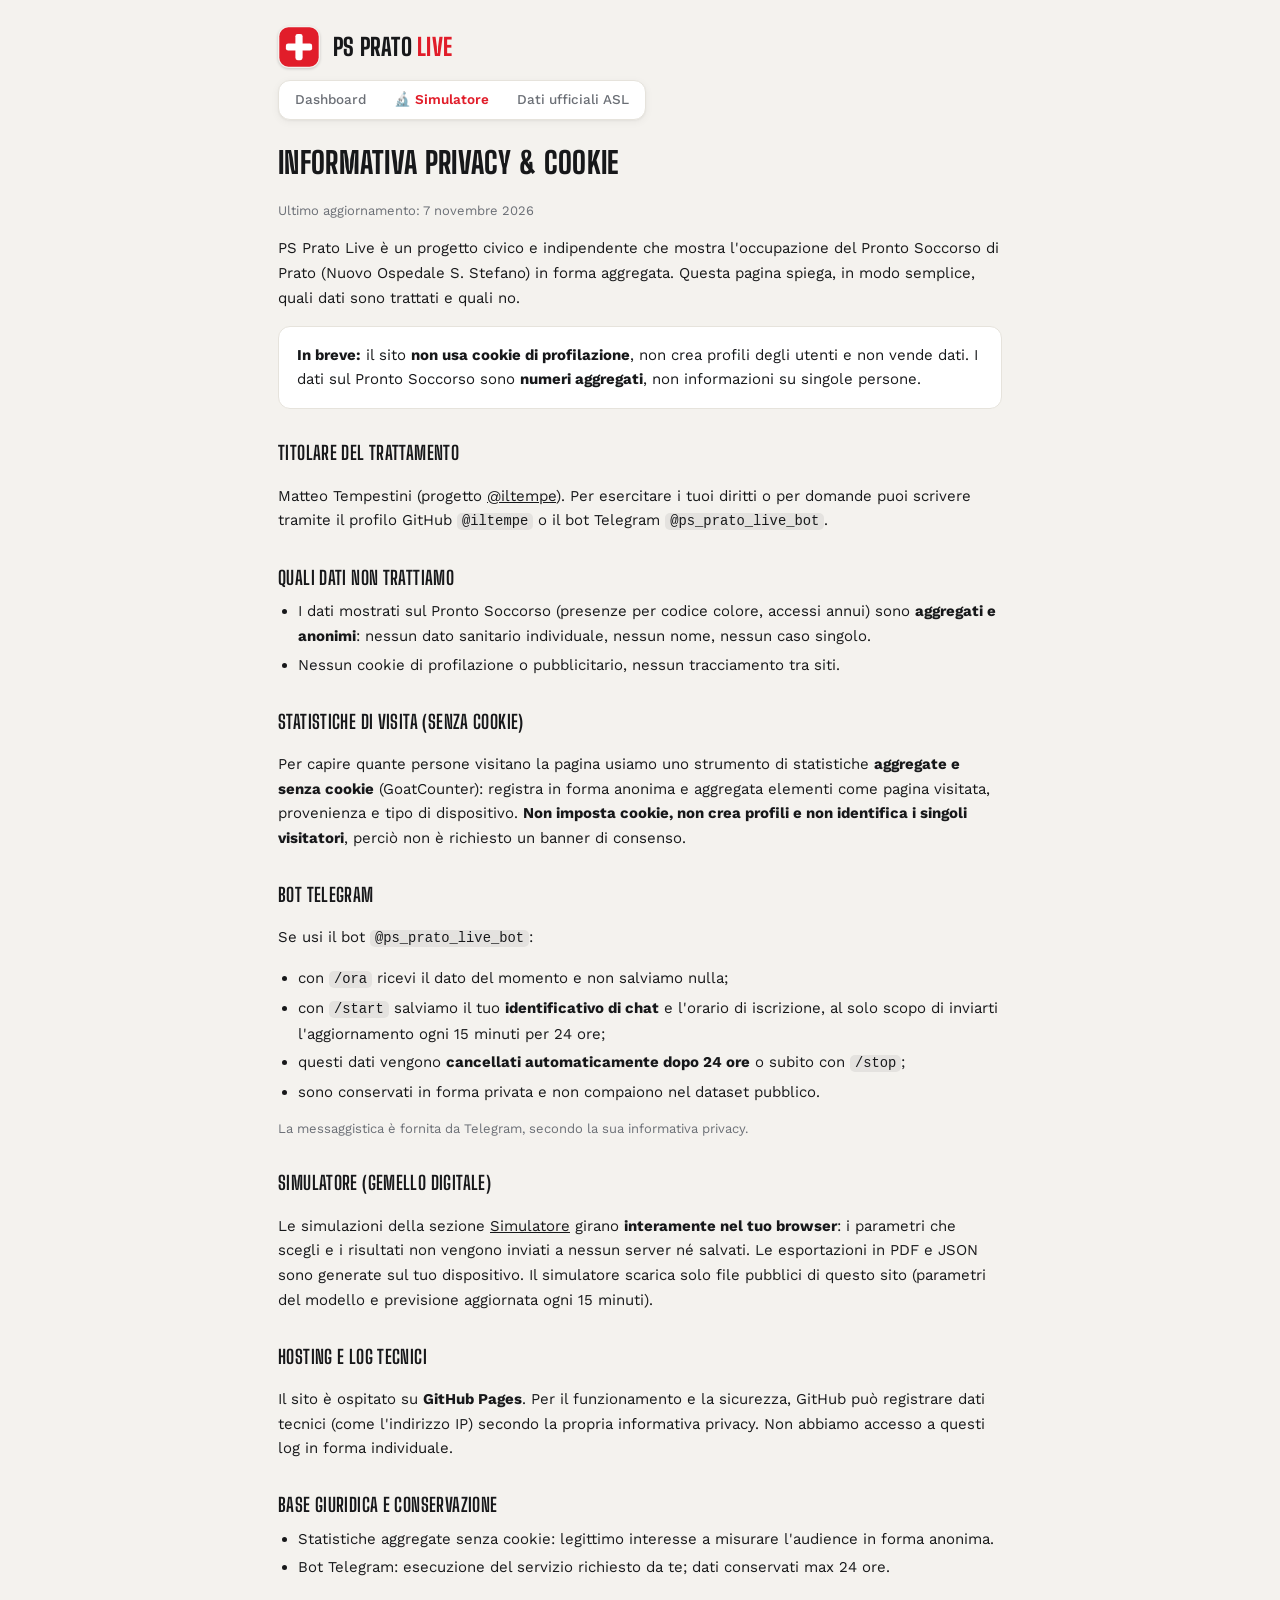
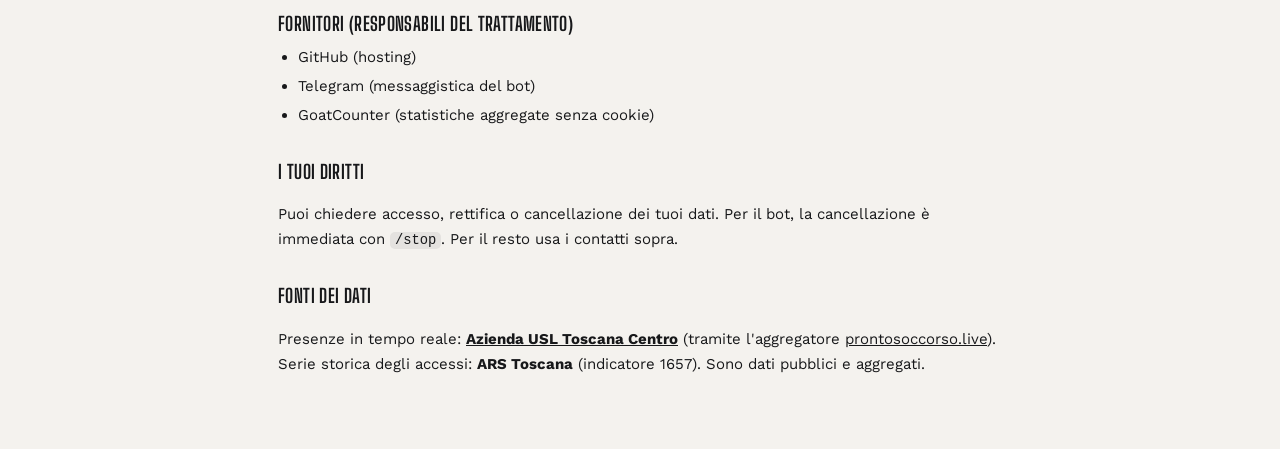
<file: privacy.html>
<!doctype html>
<html lang="it">
<head>
<meta charset="utf-8">
<meta name="viewport" content="width=device-width, initial-scale=1">
<title>Privacy — PS Prato Live</title>
<link rel="icon" type="image/svg+xml" href="favicon.svg">
<link rel="stylesheet" href="assets/sito.css">
<meta name="robots" content="index,follow">
<link rel="preconnect" href="https://fonts.googleapis.com">
<link rel="preconnect" href="https://fonts.gstatic.com" crossorigin>
<link href="https://fonts.googleapis.com/css2?family=Big+Shoulders+Display:wght@700;800&family=Work+Sans:wght@400;500;600&display=swap" rel="stylesheet">
<style>
  :root{
    --bg:#f4f2ee; --card:#ffffff; --ink:#17181a; --muted:#6b6f76; --line:#e6e3dc; --rosso:#e11d2a;
    --sans:'Work Sans',-apple-system,BlinkMacSystemFont,"Segoe UI",Roboto,Helvetica,Arial,sans-serif;
    --disp:'Big Shoulders Display',var(--sans);
  }
  @media (prefers-color-scheme: dark){
    :root{ --bg:#111214; --card:#1a1c1f; --ink:#ececee; --muted:#9aa0a8; --line:#2a2d33; }
  }
  *{box-sizing:border-box}
  body{margin:0;background:var(--bg);color:var(--ink);font:15px/1.65 var(--sans);-webkit-font-smoothing:antialiased}
  .wrap{max-width:760px;margin:0 auto;padding:26px 18px 64px}
  .brand{display:flex;align-items:center;gap:13px;margin:0 0 4px}
  .brandmark{width:42px;height:42px;flex:0 0 auto;border-radius:11px;box-shadow:0 1px 3px rgba(0,0,0,.18)}
  .brandname{font-family:var(--disp);font-size:24px;font-weight:800;letter-spacing:.01em;margin:0;text-transform:uppercase}
  .brandname .live{color:var(--rosso)}
  a{color:inherit}
  .back{display:inline-block;color:var(--muted);font-size:13px;margin:2px 0 22px;text-decoration:none;border-bottom:1px solid var(--line)}
  h1{font-family:var(--disp);font-weight:800;text-transform:uppercase;letter-spacing:.01em;font-size:30px;margin:16px 0 4px}
  h2{font-family:var(--disp);font-weight:700;text-transform:uppercase;letter-spacing:.02em;font-size:19px;margin:28px 0 6px}
  p,li{color:var(--ink)}
  .muted{color:var(--muted);font-size:13px}
  .card{background:var(--card);border:1px solid var(--line);border-radius:12px;padding:16px 18px;margin:14px 0}
  ul{margin:6px 0 0;padding-left:20px}
  li{margin:4px 0}
  code{background:rgba(127,127,127,.14);padding:1px 5px;border-radius:5px;font-size:.92em}
</style>
</head>
<body>
<div class="wrap">
  <div class="brand">
    <svg class="brandmark" viewBox="0 0 64 64" role="img" aria-label="PS Prato Live">
      <rect x="2" y="2" width="60" height="60" rx="14" fill="#e11d2a"/>
      <rect x="26.5" y="12" width="11" height="40" rx="3.5" fill="#ffffff"/>
      <rect x="12" y="26.5" width="40" height="11" rx="3.5" fill="#ffffff"/>
    </svg>
    <div><div class="brandname">PS Prato <span class="live">Live</span></div></div>
  </div>
  <nav class="sito-nav" aria-label="Sezioni del sito">
    <a href="./">Dashboard</a>
    <a class="evid" href="gemello/ui/">🔬 Simulatore</a>
    <a href="https://github.com/iltempe/ps-prato/tree/main/data/ufficiali" target="_blank" rel="noopener">Dati ufficiali ASL</a>
  </nav>

  <h1>Informativa privacy &amp; cookie</h1>
  <p class="muted">Ultimo aggiornamento: 7 novembre 2026</p>

  <p>PS Prato Live è un progetto civico e indipendente che mostra l'occupazione del
  Pronto Soccorso di Prato (Nuovo Ospedale S. Stefano) in forma aggregata. Questa
  pagina spiega, in modo semplice, quali dati sono trattati e quali no.</p>

  <div class="card">
    <strong>In breve:</strong> il sito <strong>non usa cookie di profilazione</strong>,
    non crea profili degli utenti e non vende dati. I dati sul Pronto Soccorso sono
    <strong>numeri aggregati</strong>, non informazioni su singole persone.
  </div>

  <h2>Titolare del trattamento</h2>
  <p>Matteo Tempestini (progetto <a href="https://github.com/iltempe" target="_blank" rel="noopener">@iltempe</a>).
  Per esercitare i tuoi diritti o per domande puoi scrivere tramite il profilo GitHub
  <code>@iltempe</code> o il bot Telegram <code>@ps_prato_live_bot</code>.</p>

  <h2>Quali dati NON trattiamo</h2>
  <ul>
    <li>I dati mostrati sul Pronto Soccorso (presenze per codice colore, accessi annui)
      sono <strong>aggregati e anonimi</strong>: nessun dato sanitario individuale, nessun nome, nessun caso singolo.</li>
    <li>Nessun cookie di profilazione o pubblicitario, nessun tracciamento tra siti.</li>
  </ul>

  <h2>Statistiche di visita (senza cookie)</h2>
  <p>Per capire quante persone visitano la pagina usiamo uno strumento di statistiche
  <strong>aggregate e senza cookie</strong> (GoatCounter): registra in forma anonima e
  aggregata elementi come pagina visitata, provenienza e tipo di dispositivo.
  <strong>Non imposta cookie, non crea profili e non identifica i singoli visitatori</strong>,
  perciò non è richiesto un banner di consenso.</p>

  <h2>Bot Telegram</h2>
  <p>Se usi il bot <code>@ps_prato_live_bot</code>:</p>
  <ul>
    <li>con <code>/ora</code> ricevi il dato del momento e non salviamo nulla;</li>
    <li>con <code>/start</code> salviamo il tuo <strong>identificativo di chat</strong> e
      l'orario di iscrizione, al solo scopo di inviarti l'aggiornamento ogni 15 minuti per 24 ore;</li>
    <li>questi dati vengono <strong>cancellati automaticamente dopo 24 ore</strong> o subito con <code>/stop</code>;</li>
    <li>sono conservati in forma privata e non compaiono nel dataset pubblico.</li>
  </ul>
  <p class="muted">La messaggistica è fornita da Telegram, secondo la sua informativa privacy.</p>

  <h2>Simulatore (gemello digitale)</h2>
  <p>Le simulazioni della sezione <a href="gemello/ui/">Simulatore</a> girano <b>interamente nel tuo
  browser</b>: i parametri che scegli e i risultati non vengono inviati a nessun server né salvati.
  Le esportazioni in PDF e JSON sono generate sul tuo dispositivo. Il simulatore scarica solo file
  pubblici di questo sito (parametri del modello e previsione aggiornata ogni 15 minuti).</p>

  <h2>Hosting e log tecnici</h2>
  <p>Il sito è ospitato su <strong>GitHub Pages</strong>. Per il funzionamento e la
  sicurezza, GitHub può registrare dati tecnici (come l'indirizzo IP) secondo la propria
  informativa privacy. Non abbiamo accesso a questi log in forma individuale.</p>

  <h2>Base giuridica e conservazione</h2>
  <ul>
    <li>Statistiche aggregate senza cookie: legittimo interesse a misurare l'audience in forma anonima.</li>
    <li>Bot Telegram: esecuzione del servizio richiesto da te; dati conservati max 24 ore.</li>
  </ul>

  <h2>Fornitori (responsabili del trattamento)</h2>
  <ul>
    <li>GitHub (hosting)</li>
    <li>Telegram (messaggistica del bot)</li>
    <li>GoatCounter (statistiche aggregate senza cookie)</li>
  </ul>

  <h2>I tuoi diritti</h2>
  <p>Puoi chiedere accesso, rettifica o cancellazione dei tuoi dati. Per il bot, la
  cancellazione è immediata con <code>/stop</code>. Per il resto usa i contatti sopra.</p>

  <h2>Fonti dei dati</h2>
  <p>Presenze in tempo reale: <strong><a href="https://www.uslcentro.toscana.it/psstat/pronto-soccorso-pa.php" target="_blank" rel="noopener">Azienda USL Toscana Centro</a></strong>
  (tramite l'aggregatore <a href="https://prontosoccorso.live/toscana/prato" target="_blank" rel="noopener">prontosoccorso.live</a>).
  Serie storica degli accessi: <strong>ARS Toscana</strong> (indicatore 1657).
  Sono dati pubblici e aggregati.</p>
</div>
<!-- statistiche aggregate e senza cookie -->
<script data-goatcounter="https://iltempe.goatcounter.com/count" async src="//gc.zgo.at/count.js"></script>
</body>
</html>
</file>
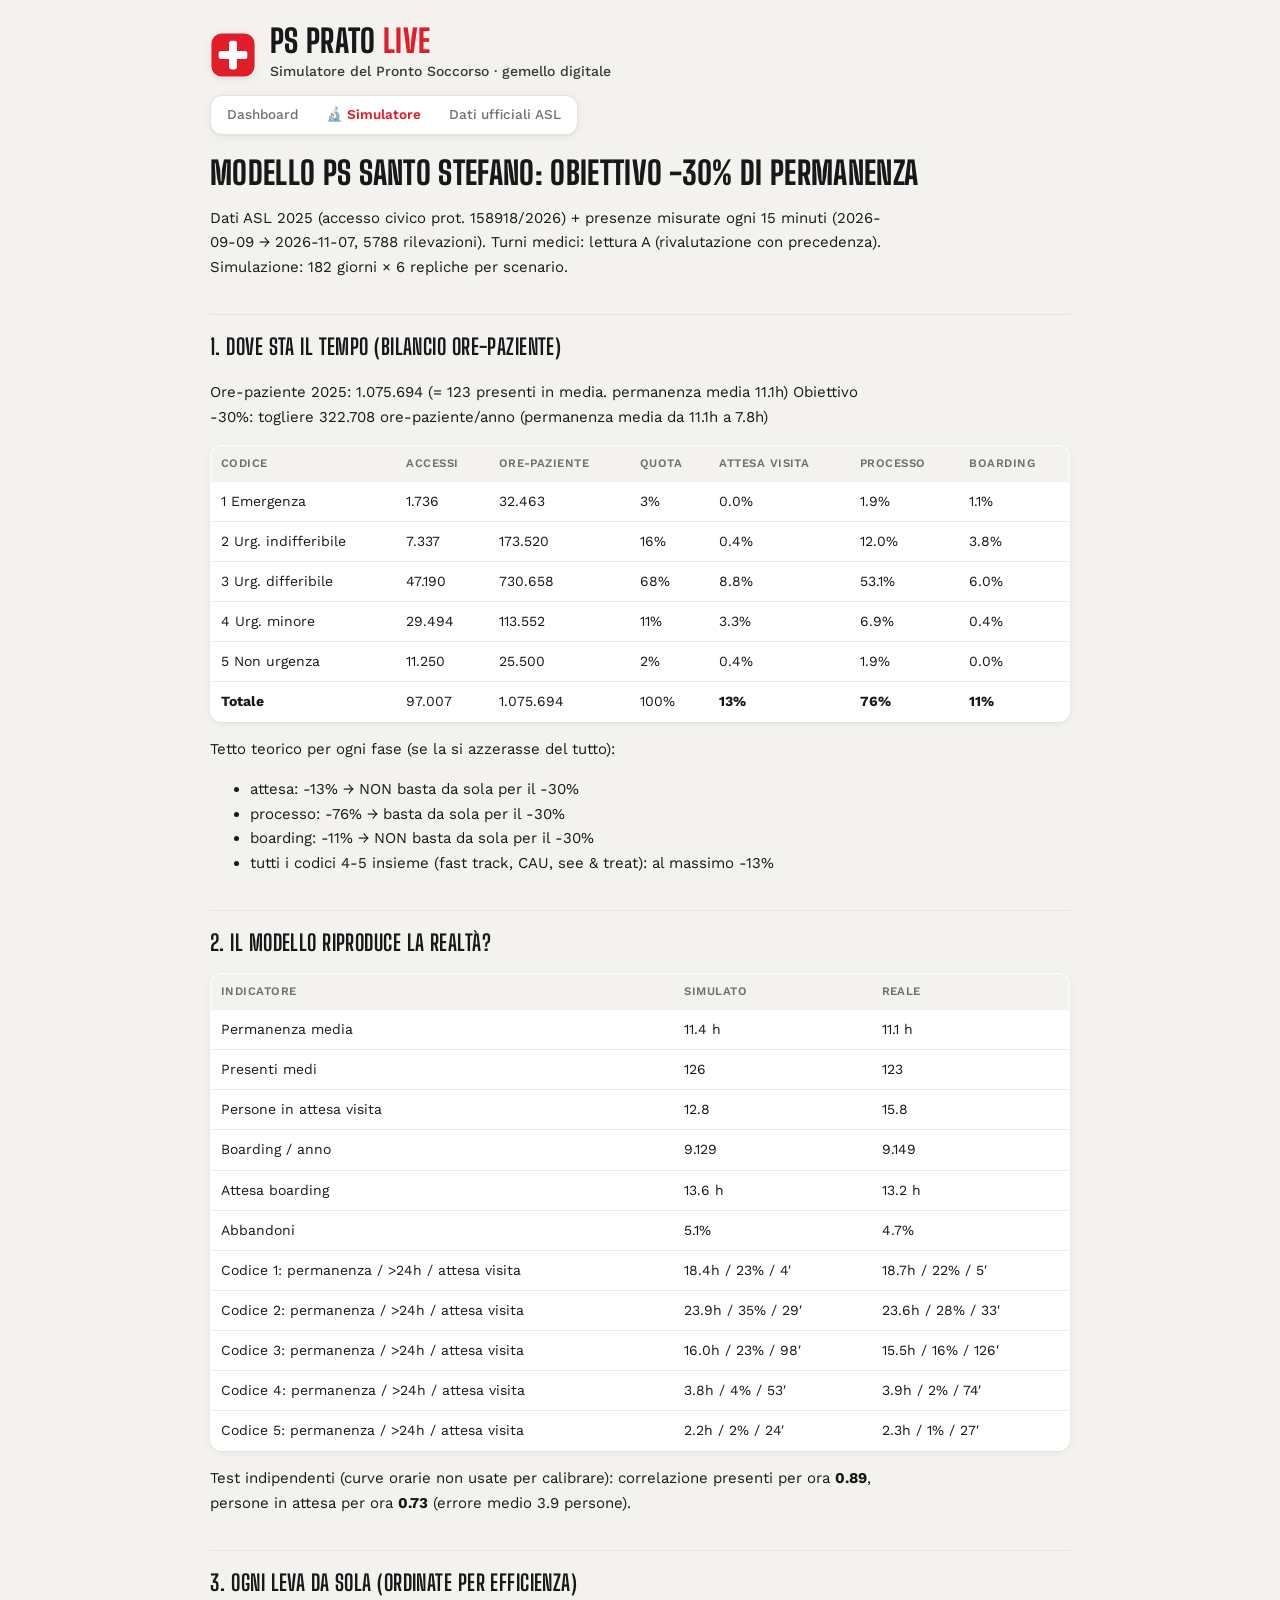
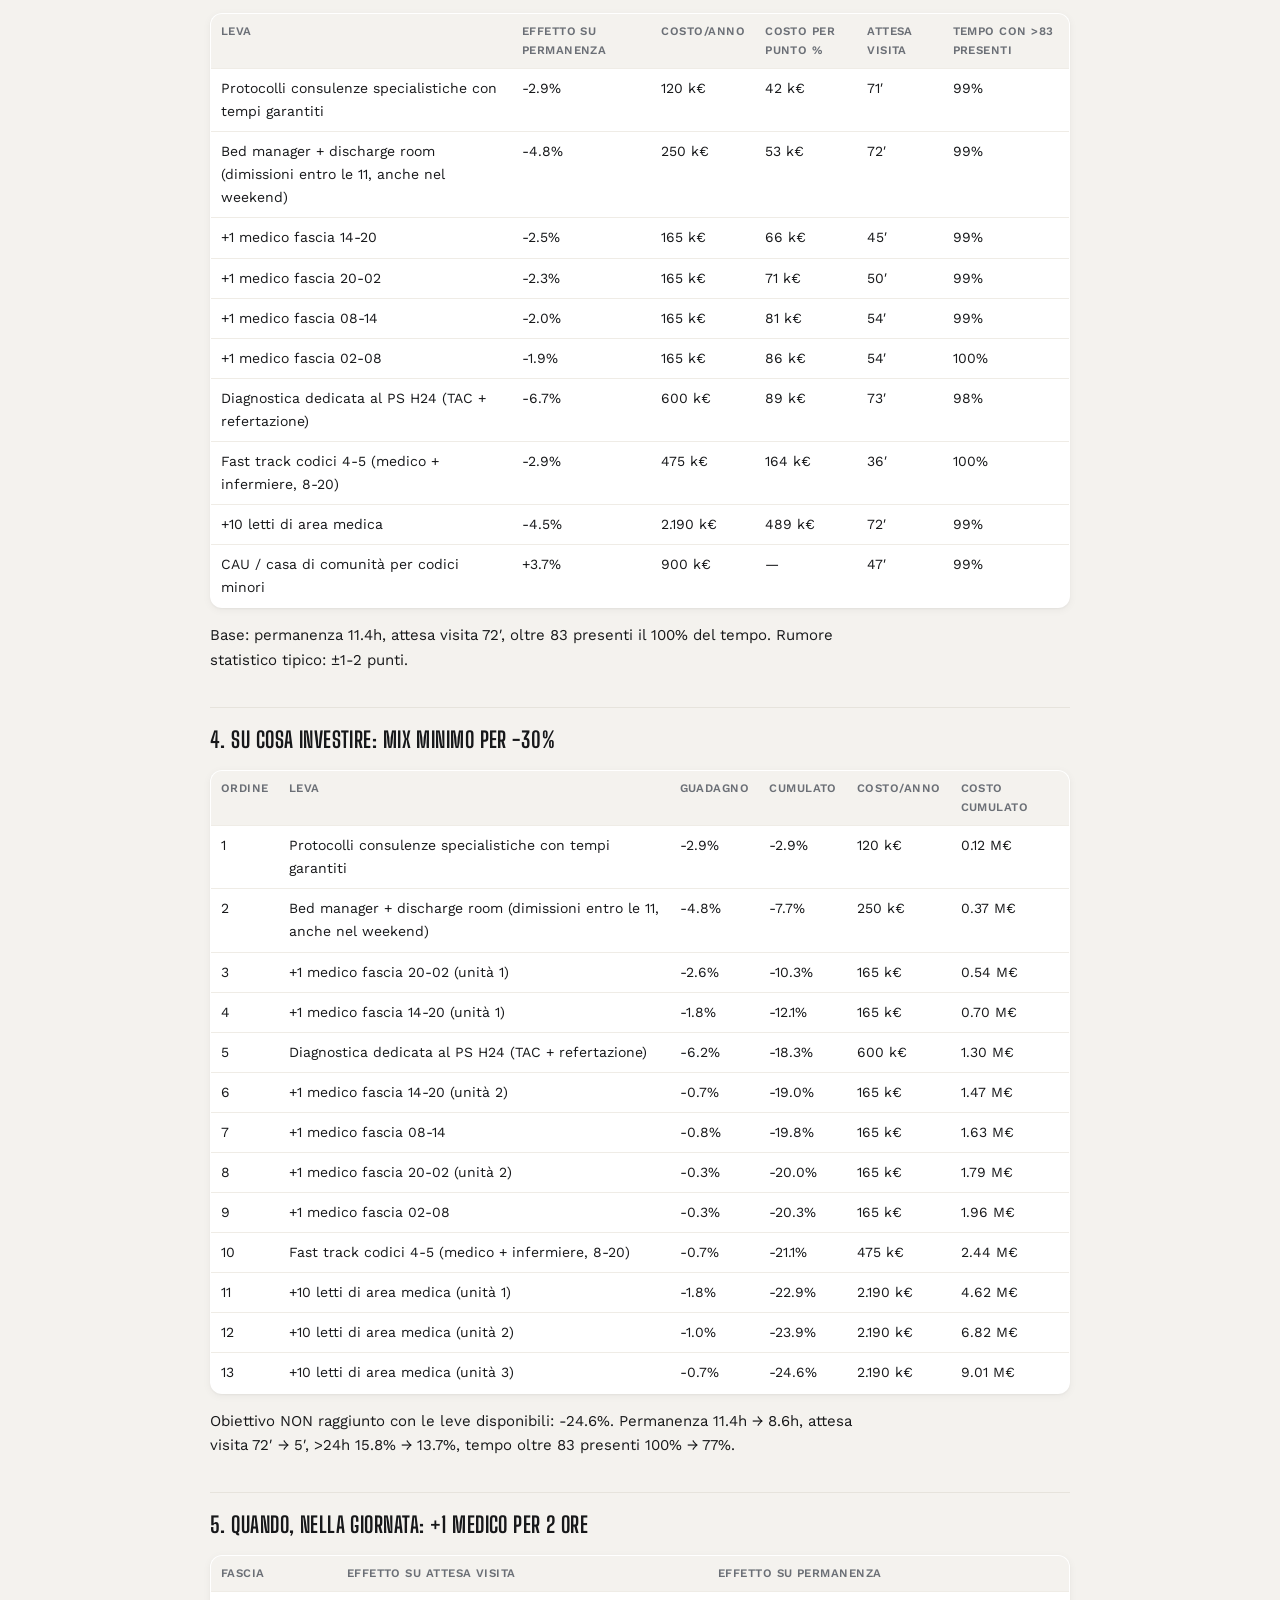
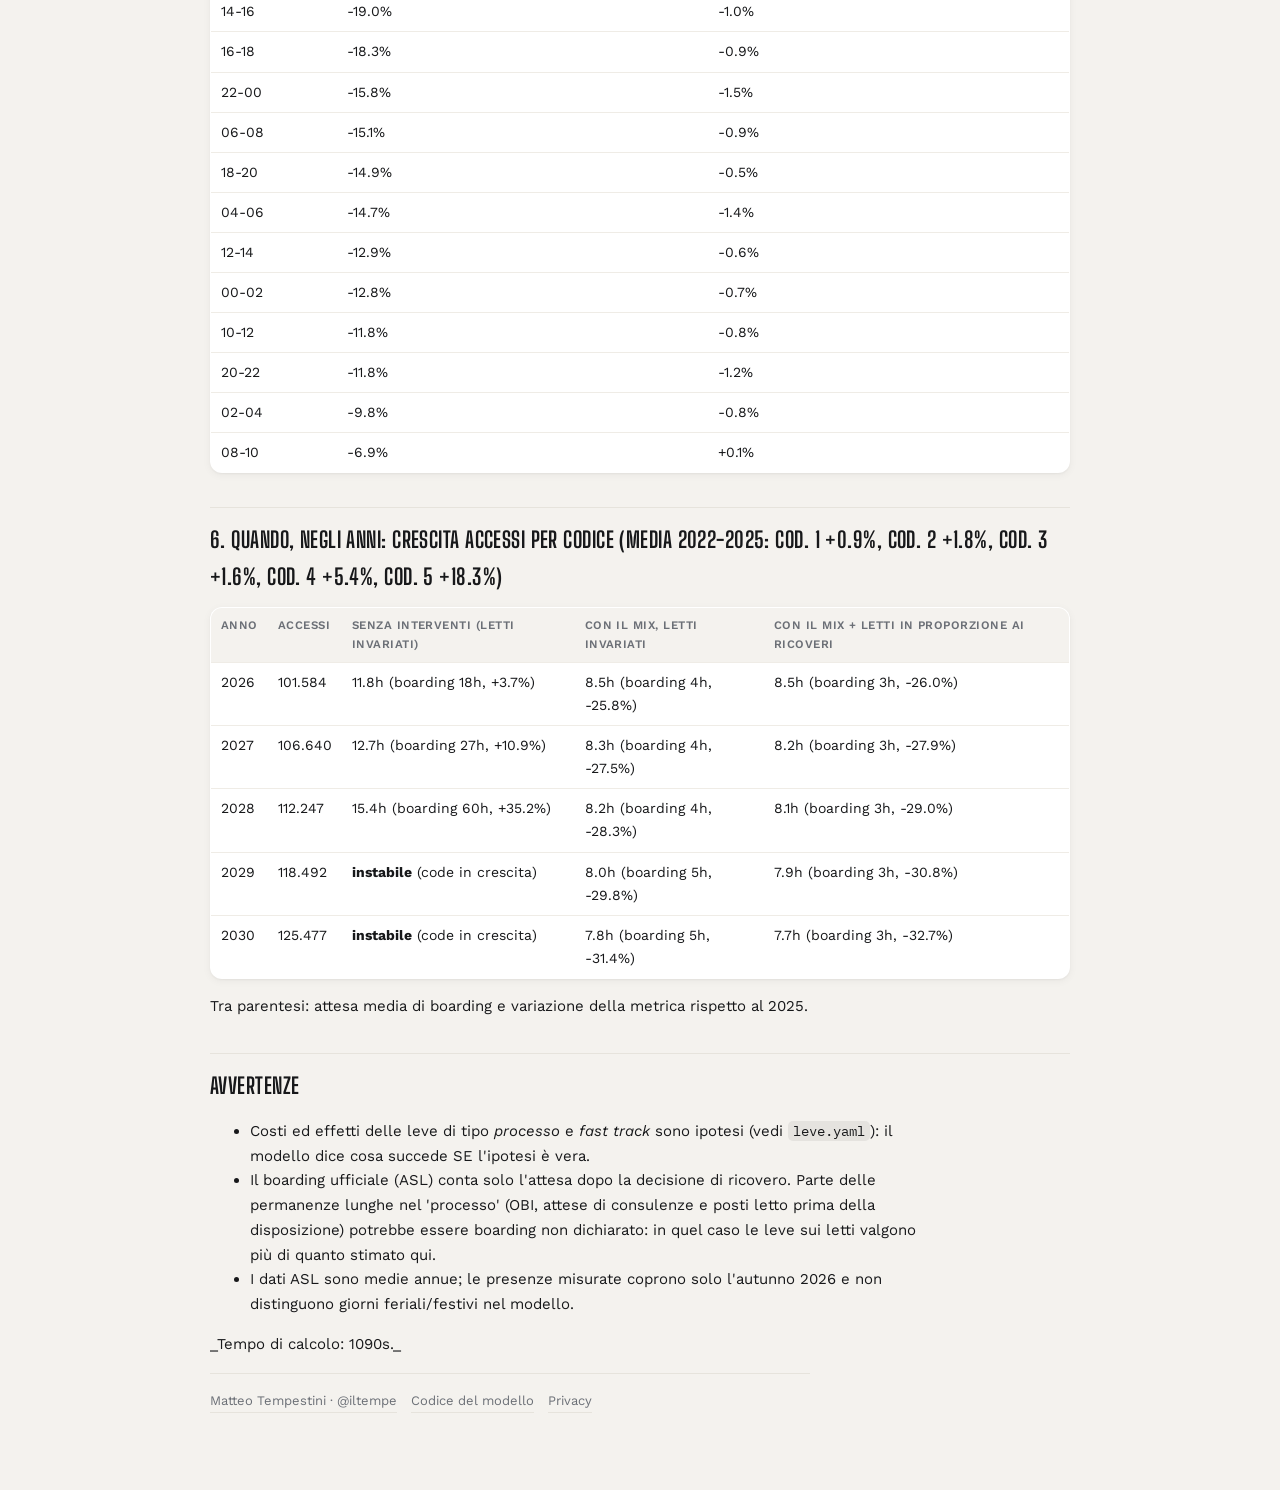
<file: gemello/ui/dati/report_A_rivprec_permanenza_30.html>
<!DOCTYPE html><html lang="it"><head><meta charset="utf-8"><title>Report · Simulatore PS Prato</title>
<meta name="viewport" content="width=device-width, initial-scale=1">
<link rel="icon" type="image/svg+xml" href="../../../favicon.svg">
<link rel="stylesheet" href="../../../assets/sito.css"></head>
<body class="doc"><div class="wrap">
<div class="sito-testata"><a class="brand" href="../../../">
<svg class="brandmark" viewBox="0 0 64 64" role="img" aria-label="PS Prato Live"><rect x="2" y="2" width="60" height="60" rx="14" fill="#e11d2a"/><rect x="26.5" y="12" width="11" height="40" rx="3.5" fill="#fff"/><rect x="12" y="26.5" width="40" height="11" rx="3.5" fill="#fff"/></svg>
<div><div class="brandname">PS Prato <span class="live">Live</span></div><div class="brandtag">Simulatore del Pronto Soccorso · gemello digitale</div></div></a></div>
<nav class="sito-nav" aria-label="Sezioni del sito">
<a href="../../../">Dashboard</a>
<a class="evid" href="../../../gemello/ui/">🔬 Simulatore</a>
<a href="https://github.com/iltempe/ps-prato/tree/main/data/ufficiali" target="_blank" rel="noopener">Dati ufficiali ASL</a>
</nav>
<div class="doc-contenuto"><h1 id="modello-ps-santo-stefano-obiettivo-30-di-permanenza">Modello PS Santo Stefano: obiettivo -30% di permanenza</h1><p>Dati ASL 2025 (accesso civico prot. 158918/2026) + presenze misurate ogni 15 minuti (2026-09-09 → 2026-11-07, 5788 rilevazioni). Turni medici: lettura A (rivalutazione con precedenza). Simulazione: 182 giorni × 6 repliche per scenario.</p><h2 id="1-dove-sta-il-tempo-bilancio-ore-paziente">1. Dove sta il tempo (bilancio ore-paziente)</h2><p>Ore-paziente 2025: 1.075.694 (= 123 presenti in media. permanenza media 11.1h) Obiettivo -30%: togliere 322.708 ore-paziente/anno (permanenza media da 11.1h a 7.8h)</p><table><thead><tr><th>Codice</th><th>Accessi</th><th>Ore-paziente</th><th>Quota</th><th>Attesa visita</th><th>Processo</th><th>Boarding</th></tr></thead><tbody><tr><td>1 Emergenza</td><td>1.736</td><td>32.463</td><td>3%</td><td>0.0%</td><td>1.9%</td><td>1.1%</td></tr><tr><td>2 Urg. indifferibile</td><td>7.337</td><td>173.520</td><td>16%</td><td>0.4%</td><td>12.0%</td><td>3.8%</td></tr><tr><td>3 Urg. differibile</td><td>47.190</td><td>730.658</td><td>68%</td><td>8.8%</td><td>53.1%</td><td>6.0%</td></tr><tr><td>4 Urg. minore</td><td>29.494</td><td>113.552</td><td>11%</td><td>3.3%</td><td>6.9%</td><td>0.4%</td></tr><tr><td>5 Non urgenza</td><td>11.250</td><td>25.500</td><td>2%</td><td>0.4%</td><td>1.9%</td><td>0.0%</td></tr><tr><td><b>Totale</b></td><td>97.007</td><td>1.075.694</td><td>100%</td><td><b>13%</b></td><td><b>76%</b></td><td><b>11%</b></td></tr></tbody></table><p>Tetto teorico per ogni fase (se la si azzerasse del tutto):</p><ul><li>attesa: -13% → NON basta da sola per il -30%</li><li>processo: -76% → basta da sola per il -30%</li><li>boarding: -11% → NON basta da sola per il -30%</li><li>tutti i codici 4-5 insieme (fast track, CAU, see &amp; treat): al massimo -13%</li></ul><h2 id="2-il-modello-riproduce-la-realt">2. Il modello riproduce la realtà?</h2><table><thead><tr><th>Indicatore</th><th>Simulato</th><th>Reale</th></tr></thead><tbody><tr><td>Permanenza media</td><td>11.4 h</td><td>11.1 h</td></tr><tr><td>Presenti medi</td><td>126</td><td>123</td></tr><tr><td>Persone in attesa visita</td><td>12.8</td><td>15.8</td></tr><tr><td>Boarding / anno</td><td>9.129</td><td>9.149</td></tr><tr><td>Attesa boarding</td><td>13.6 h</td><td>13.2 h</td></tr><tr><td>Abbandoni</td><td>5.1%</td><td>4.7%</td></tr><tr><td>Codice 1: permanenza / &gt;24h / attesa visita</td><td>18.4h / 23% / 4′</td><td>18.7h / 22% / 5′</td></tr><tr><td>Codice 2: permanenza / &gt;24h / attesa visita</td><td>23.9h / 35% / 29′</td><td>23.6h / 28% / 33′</td></tr><tr><td>Codice 3: permanenza / &gt;24h / attesa visita</td><td>16.0h / 23% / 98′</td><td>15.5h / 16% / 126′</td></tr><tr><td>Codice 4: permanenza / &gt;24h / attesa visita</td><td>3.8h / 4% / 53′</td><td>3.9h / 2% / 74′</td></tr><tr><td>Codice 5: permanenza / &gt;24h / attesa visita</td><td>2.2h / 2% / 24′</td><td>2.3h / 1% / 27′</td></tr></tbody></table><p>Test indipendenti (curve orarie non usate per calibrare): correlazione presenti per ora <b>0.89</b>, persone in attesa per ora <b>0.73</b> (errore medio 3.9 persone).</p><h2 id="3-ogni-leva-da-sola-ordinate-per-efficienza">3. Ogni leva da sola (ordinate per efficienza)</h2><table><thead><tr><th>Leva</th><th>Effetto su permanenza</th><th>Costo/anno</th><th>Costo per punto %</th><th>Attesa visita</th><th>Tempo con &gt;83 presenti</th></tr></thead><tbody><tr><td>Protocolli consulenze specialistiche con tempi garantiti</td><td>-2.9%</td><td>120 k€</td><td>42 k€</td><td>71′</td><td>99%</td></tr><tr><td>Bed manager + discharge room (dimissioni entro le 11, anche nel weekend)</td><td>-4.8%</td><td>250 k€</td><td>53 k€</td><td>72′</td><td>99%</td></tr><tr><td>+1 medico fascia 14-20</td><td>-2.5%</td><td>165 k€</td><td>66 k€</td><td>45′</td><td>99%</td></tr><tr><td>+1 medico fascia 20-02</td><td>-2.3%</td><td>165 k€</td><td>71 k€</td><td>50′</td><td>99%</td></tr><tr><td>+1 medico fascia 08-14</td><td>-2.0%</td><td>165 k€</td><td>81 k€</td><td>54′</td><td>99%</td></tr><tr><td>+1 medico fascia 02-08</td><td>-1.9%</td><td>165 k€</td><td>86 k€</td><td>54′</td><td>100%</td></tr><tr><td>Diagnostica dedicata al PS H24 (TAC + refertazione)</td><td>-6.7%</td><td>600 k€</td><td>89 k€</td><td>73′</td><td>98%</td></tr><tr><td>Fast track codici 4-5 (medico + infermiere, 8-20)</td><td>-2.9%</td><td>475 k€</td><td>164 k€</td><td>36′</td><td>100%</td></tr><tr><td>+10 letti di area medica</td><td>-4.5%</td><td>2.190 k€</td><td>489 k€</td><td>72′</td><td>99%</td></tr><tr><td>CAU / casa di comunità per codici minori</td><td>+3.7%</td><td>900 k€</td><td>—</td><td>47′</td><td>99%</td></tr></tbody></table><p>Base: permanenza 11.4h, attesa visita 72′, oltre 83 presenti il 100% del tempo. Rumore statistico tipico: ±1-2 punti.</p><h2 id="4-su-cosa-investire-mix-minimo-per-30">4. Su cosa investire: mix minimo per -30%</h2><table><thead><tr><th>Ordine</th><th>Leva</th><th>Guadagno</th><th>Cumulato</th><th>Costo/anno</th><th>Costo cumulato</th></tr></thead><tbody><tr><td>1</td><td>Protocolli consulenze specialistiche con tempi garantiti</td><td>-2.9%</td><td>-2.9%</td><td>120 k€</td><td>0.12 M€</td></tr><tr><td>2</td><td>Bed manager + discharge room (dimissioni entro le 11, anche nel weekend)</td><td>-4.8%</td><td>-7.7%</td><td>250 k€</td><td>0.37 M€</td></tr><tr><td>3</td><td>+1 medico fascia 20-02 (unità 1)</td><td>-2.6%</td><td>-10.3%</td><td>165 k€</td><td>0.54 M€</td></tr><tr><td>4</td><td>+1 medico fascia 14-20 (unità 1)</td><td>-1.8%</td><td>-12.1%</td><td>165 k€</td><td>0.70 M€</td></tr><tr><td>5</td><td>Diagnostica dedicata al PS H24 (TAC + refertazione)</td><td>-6.2%</td><td>-18.3%</td><td>600 k€</td><td>1.30 M€</td></tr><tr><td>6</td><td>+1 medico fascia 14-20 (unità 2)</td><td>-0.7%</td><td>-19.0%</td><td>165 k€</td><td>1.47 M€</td></tr><tr><td>7</td><td>+1 medico fascia 08-14</td><td>-0.8%</td><td>-19.8%</td><td>165 k€</td><td>1.63 M€</td></tr><tr><td>8</td><td>+1 medico fascia 20-02 (unità 2)</td><td>-0.3%</td><td>-20.0%</td><td>165 k€</td><td>1.79 M€</td></tr><tr><td>9</td><td>+1 medico fascia 02-08</td><td>-0.3%</td><td>-20.3%</td><td>165 k€</td><td>1.96 M€</td></tr><tr><td>10</td><td>Fast track codici 4-5 (medico + infermiere, 8-20)</td><td>-0.7%</td><td>-21.1%</td><td>475 k€</td><td>2.44 M€</td></tr><tr><td>11</td><td>+10 letti di area medica (unità 1)</td><td>-1.8%</td><td>-22.9%</td><td>2.190 k€</td><td>4.62 M€</td></tr><tr><td>12</td><td>+10 letti di area medica (unità 2)</td><td>-1.0%</td><td>-23.9%</td><td>2.190 k€</td><td>6.82 M€</td></tr><tr><td>13</td><td>+10 letti di area medica (unità 3)</td><td>-0.7%</td><td>-24.6%</td><td>2.190 k€</td><td>9.01 M€</td></tr></tbody></table><p>Obiettivo NON raggiunto con le leve disponibili: -24.6%. Permanenza 11.4h → 8.6h, attesa visita 72′ → 5′, &gt;24h 15.8% → 13.7%, tempo oltre 83 presenti 100% → 77%.</p><h2 id="5-quando-nella-giornata-1-medico-per-2-ore">5. Quando, nella giornata: +1 medico per 2 ore</h2><table><thead><tr><th>Fascia</th><th>Effetto su attesa visita</th><th>Effetto su permanenza</th></tr></thead><tbody><tr><td>14-16</td><td>-19.0%</td><td>-1.0%</td></tr><tr><td>16-18</td><td>-18.3%</td><td>-0.9%</td></tr><tr><td>22-00</td><td>-15.8%</td><td>-1.5%</td></tr><tr><td>06-08</td><td>-15.1%</td><td>-0.9%</td></tr><tr><td>18-20</td><td>-14.9%</td><td>-0.5%</td></tr><tr><td>04-06</td><td>-14.7%</td><td>-1.4%</td></tr><tr><td>12-14</td><td>-12.9%</td><td>-0.6%</td></tr><tr><td>00-02</td><td>-12.8%</td><td>-0.7%</td></tr><tr><td>10-12</td><td>-11.8%</td><td>-0.8%</td></tr><tr><td>20-22</td><td>-11.8%</td><td>-1.2%</td></tr><tr><td>02-04</td><td>-9.8%</td><td>-0.8%</td></tr><tr><td>08-10</td><td>-6.9%</td><td>+0.1%</td></tr></tbody></table><h2 id="6-quando-negli-anni-crescita-accessi-per-codice-media-2022-2025-cod-1-0-9-cod-2-1-8-cod-3-1-6-cod-4-5-4-cod-5-18-3">6. Quando, negli anni: crescita accessi per codice (media 2022-2025: cod. 1 +0.9%, cod. 2 +1.8%, cod. 3 +1.6%, cod. 4 +5.4%, cod. 5 +18.3%)</h2><table><thead><tr><th>Anno</th><th>Accessi</th><th>Senza interventi (letti invariati)</th><th>Con il mix, letti invariati</th><th>Con il mix + letti in proporzione ai ricoveri</th></tr></thead><tbody><tr><td>2026</td><td>101.584</td><td>11.8h (boarding 18h, +3.7%)</td><td>8.5h (boarding 4h, -25.8%)</td><td>8.5h (boarding 3h, -26.0%)</td></tr><tr><td>2027</td><td>106.640</td><td>12.7h (boarding 27h, +10.9%)</td><td>8.3h (boarding 4h, -27.5%)</td><td>8.2h (boarding 3h, -27.9%)</td></tr><tr><td>2028</td><td>112.247</td><td>15.4h (boarding 60h, +35.2%)</td><td>8.2h (boarding 4h, -28.3%)</td><td>8.1h (boarding 3h, -29.0%)</td></tr><tr><td>2029</td><td>118.492</td><td><b>instabile</b> (code in crescita)</td><td>8.0h (boarding 5h, -29.8%)</td><td>7.9h (boarding 3h, -30.8%)</td></tr><tr><td>2030</td><td>125.477</td><td><b>instabile</b> (code in crescita)</td><td>7.8h (boarding 5h, -31.4%)</td><td>7.7h (boarding 3h, -32.7%)</td></tr></tbody></table><p>Tra parentesi: attesa media di boarding e variazione della metrica rispetto al 2025.</p><h2 id="avvertenze">Avvertenze</h2><ul><li>Costi ed effetti delle leve di tipo <i>processo</i> e <i>fast track</i> sono ipotesi (vedi <code>leve.yaml</code>): il modello dice cosa succede SE l&#x27;ipotesi è vera.</li><li>Il boarding ufficiale (ASL) conta solo l&#x27;attesa dopo la decisione di ricovero. Parte delle permanenze lunghe nel &#x27;processo&#x27; (OBI, attese di consulenze e posti letto prima della disposizione) potrebbe essere boarding non dichiarato: in quel caso le leve sui letti valgono più di quanto stimato qui.</li><li>I dati ASL sono medie annue; le presenze misurate coprono solo l&#x27;autunno 2026 e non distinguono giorni feriali/festivi nel modello.</li></ul><p>_Tempo di calcolo: 1090s._</p></div>
<p class="credits"><a href="https://github.com/iltempe" target="_blank" rel="noopener">Matteo Tempestini · @iltempe</a>
<a href="https://github.com/iltempe/ps-prato/tree/main/gemello" target="_blank" rel="noopener">Codice del modello</a>
<a href="../../../privacy.html">Privacy</a></p>
</div></body></html>
</file>
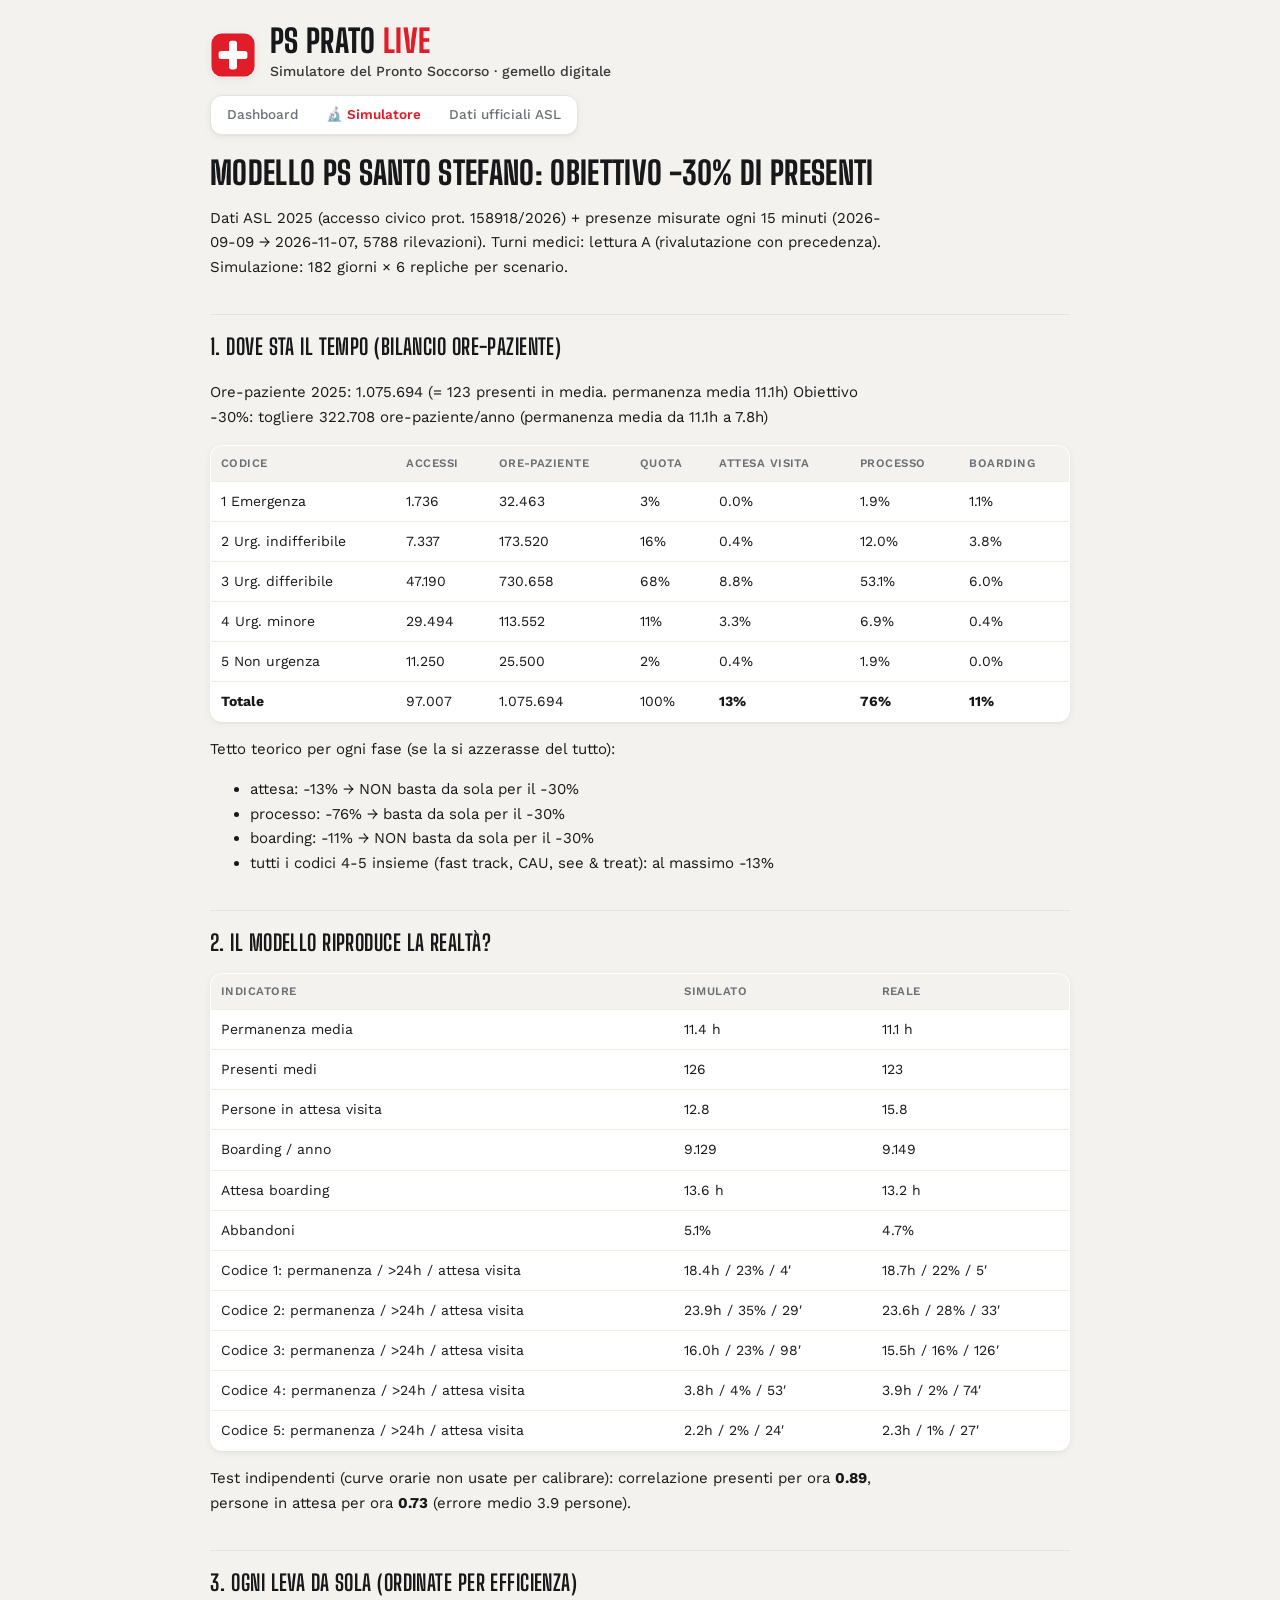
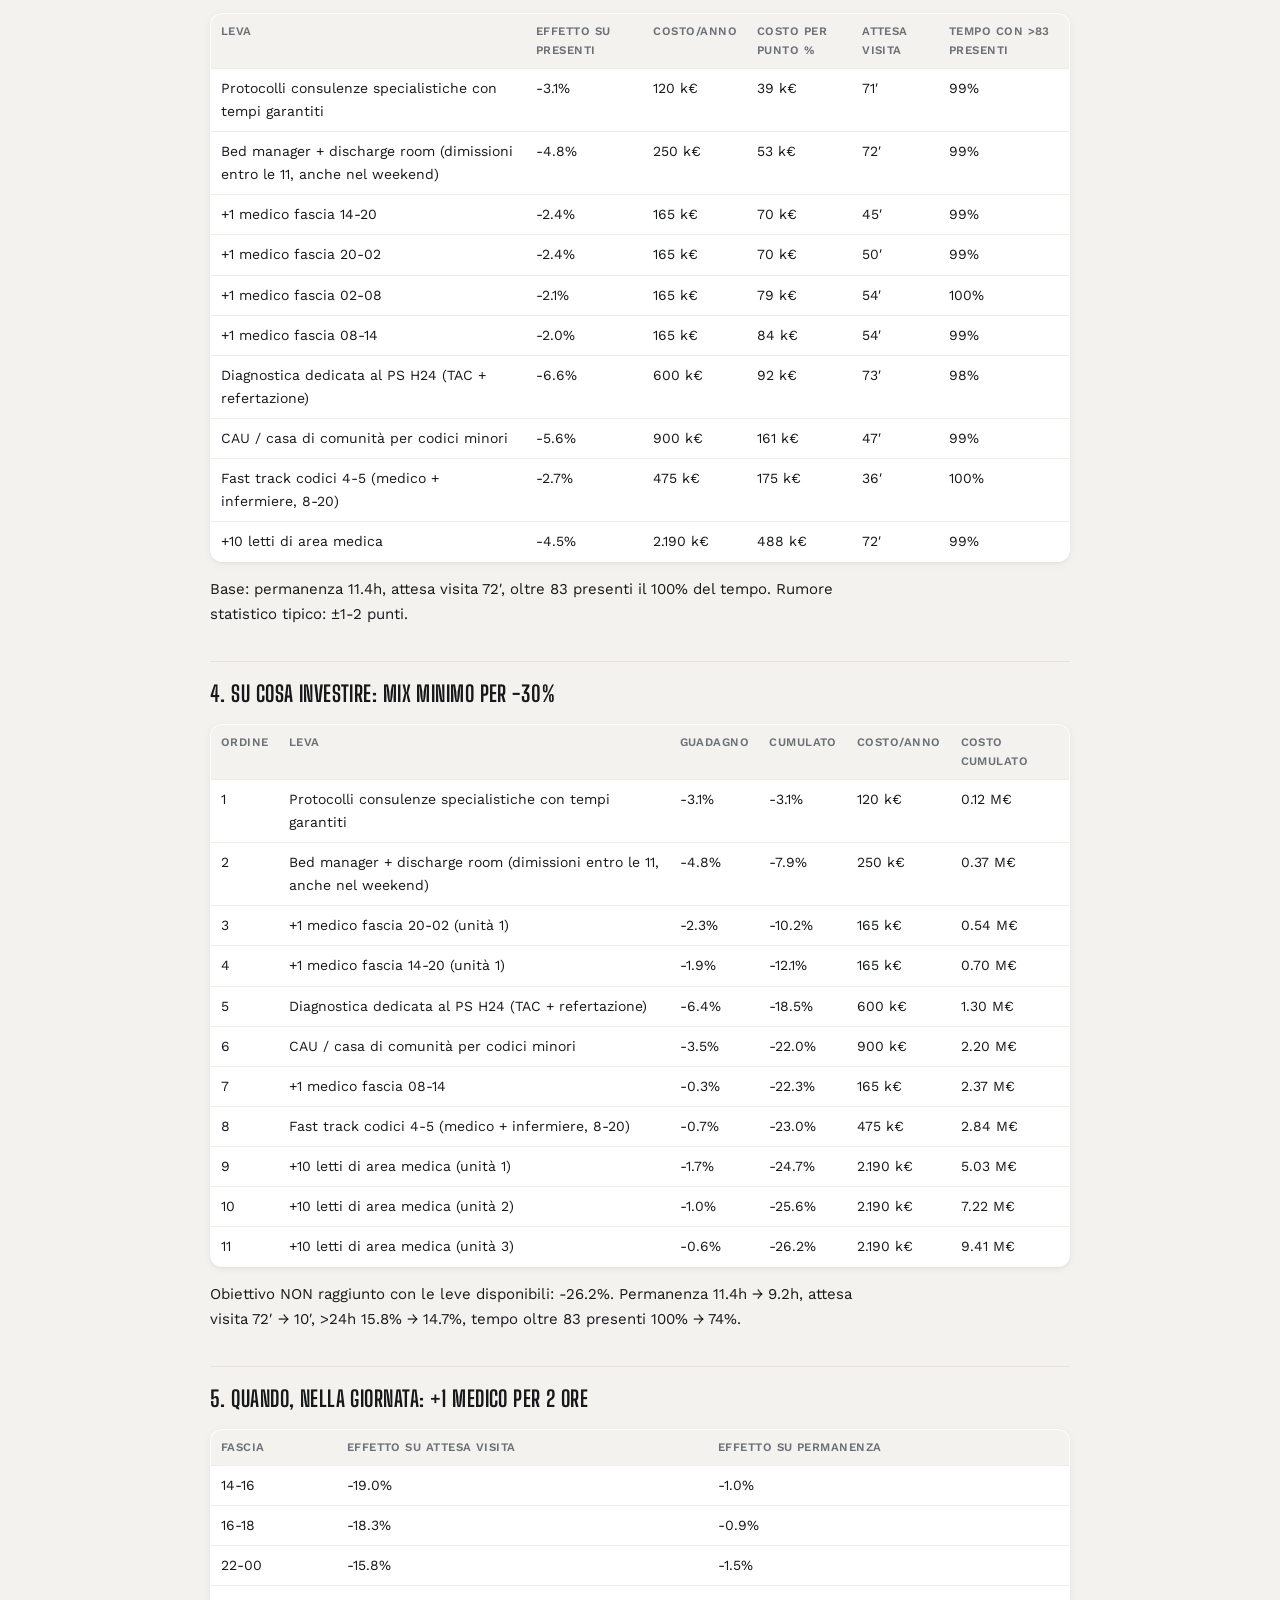
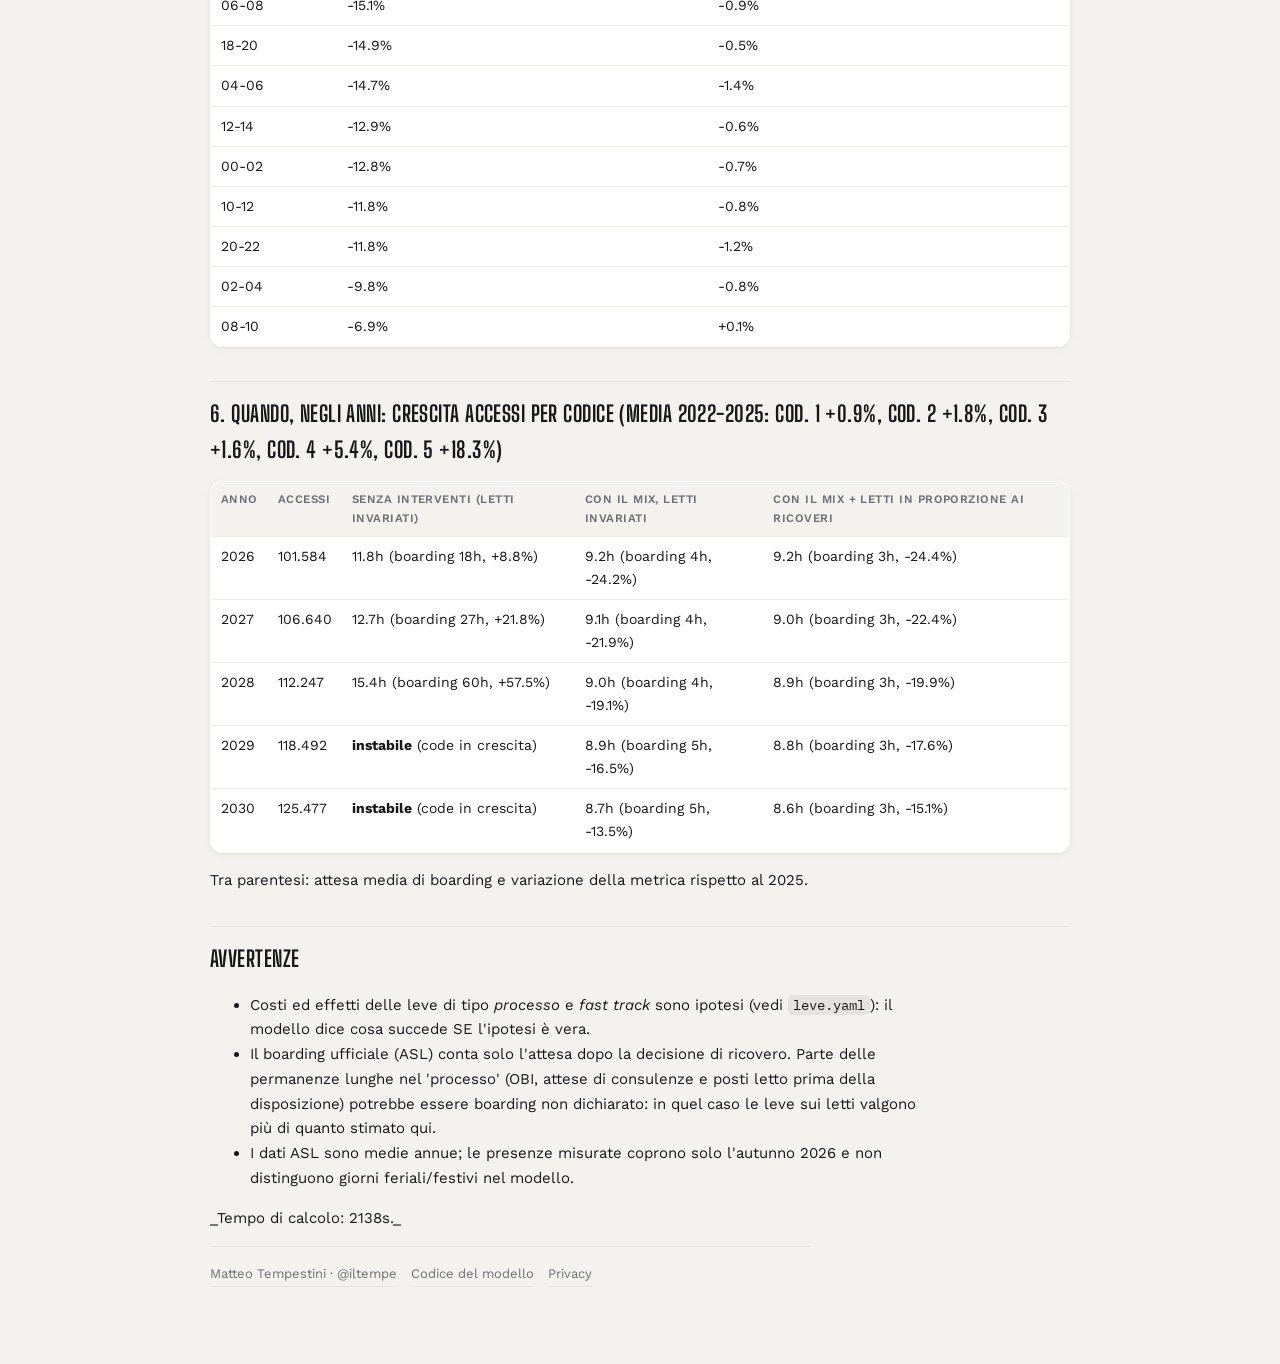
<file: gemello/ui/dati/report_A_rivprec_presenti_30.html>
<!DOCTYPE html><html lang="it"><head><meta charset="utf-8"><title>Report · Simulatore PS Prato</title>
<meta name="viewport" content="width=device-width, initial-scale=1">
<link rel="icon" type="image/svg+xml" href="../../../favicon.svg">
<link rel="stylesheet" href="../../../assets/sito.css"></head>
<body class="doc"><div class="wrap">
<div class="sito-testata"><a class="brand" href="../../../">
<svg class="brandmark" viewBox="0 0 64 64" role="img" aria-label="PS Prato Live"><rect x="2" y="2" width="60" height="60" rx="14" fill="#e11d2a"/><rect x="26.5" y="12" width="11" height="40" rx="3.5" fill="#fff"/><rect x="12" y="26.5" width="40" height="11" rx="3.5" fill="#fff"/></svg>
<div><div class="brandname">PS Prato <span class="live">Live</span></div><div class="brandtag">Simulatore del Pronto Soccorso · gemello digitale</div></div></a></div>
<nav class="sito-nav" aria-label="Sezioni del sito">
<a href="../../../">Dashboard</a>
<a class="evid" href="../../../gemello/ui/">🔬 Simulatore</a>
<a href="https://github.com/iltempe/ps-prato/tree/main/data/ufficiali" target="_blank" rel="noopener">Dati ufficiali ASL</a>
</nav>
<div class="doc-contenuto"><h1 id="modello-ps-santo-stefano-obiettivo-30-di-presenti">Modello PS Santo Stefano: obiettivo -30% di presenti</h1><p>Dati ASL 2025 (accesso civico prot. 158918/2026) + presenze misurate ogni 15 minuti (2026-09-09 → 2026-11-07, 5788 rilevazioni). Turni medici: lettura A (rivalutazione con precedenza). Simulazione: 182 giorni × 6 repliche per scenario.</p><h2 id="1-dove-sta-il-tempo-bilancio-ore-paziente">1. Dove sta il tempo (bilancio ore-paziente)</h2><p>Ore-paziente 2025: 1.075.694 (= 123 presenti in media. permanenza media 11.1h) Obiettivo -30%: togliere 322.708 ore-paziente/anno (permanenza media da 11.1h a 7.8h)</p><table><thead><tr><th>Codice</th><th>Accessi</th><th>Ore-paziente</th><th>Quota</th><th>Attesa visita</th><th>Processo</th><th>Boarding</th></tr></thead><tbody><tr><td>1 Emergenza</td><td>1.736</td><td>32.463</td><td>3%</td><td>0.0%</td><td>1.9%</td><td>1.1%</td></tr><tr><td>2 Urg. indifferibile</td><td>7.337</td><td>173.520</td><td>16%</td><td>0.4%</td><td>12.0%</td><td>3.8%</td></tr><tr><td>3 Urg. differibile</td><td>47.190</td><td>730.658</td><td>68%</td><td>8.8%</td><td>53.1%</td><td>6.0%</td></tr><tr><td>4 Urg. minore</td><td>29.494</td><td>113.552</td><td>11%</td><td>3.3%</td><td>6.9%</td><td>0.4%</td></tr><tr><td>5 Non urgenza</td><td>11.250</td><td>25.500</td><td>2%</td><td>0.4%</td><td>1.9%</td><td>0.0%</td></tr><tr><td><b>Totale</b></td><td>97.007</td><td>1.075.694</td><td>100%</td><td><b>13%</b></td><td><b>76%</b></td><td><b>11%</b></td></tr></tbody></table><p>Tetto teorico per ogni fase (se la si azzerasse del tutto):</p><ul><li>attesa: -13% → NON basta da sola per il -30%</li><li>processo: -76% → basta da sola per il -30%</li><li>boarding: -11% → NON basta da sola per il -30%</li><li>tutti i codici 4-5 insieme (fast track, CAU, see &amp; treat): al massimo -13%</li></ul><h2 id="2-il-modello-riproduce-la-realt">2. Il modello riproduce la realtà?</h2><table><thead><tr><th>Indicatore</th><th>Simulato</th><th>Reale</th></tr></thead><tbody><tr><td>Permanenza media</td><td>11.4 h</td><td>11.1 h</td></tr><tr><td>Presenti medi</td><td>126</td><td>123</td></tr><tr><td>Persone in attesa visita</td><td>12.8</td><td>15.8</td></tr><tr><td>Boarding / anno</td><td>9.129</td><td>9.149</td></tr><tr><td>Attesa boarding</td><td>13.6 h</td><td>13.2 h</td></tr><tr><td>Abbandoni</td><td>5.1%</td><td>4.7%</td></tr><tr><td>Codice 1: permanenza / &gt;24h / attesa visita</td><td>18.4h / 23% / 4′</td><td>18.7h / 22% / 5′</td></tr><tr><td>Codice 2: permanenza / &gt;24h / attesa visita</td><td>23.9h / 35% / 29′</td><td>23.6h / 28% / 33′</td></tr><tr><td>Codice 3: permanenza / &gt;24h / attesa visita</td><td>16.0h / 23% / 98′</td><td>15.5h / 16% / 126′</td></tr><tr><td>Codice 4: permanenza / &gt;24h / attesa visita</td><td>3.8h / 4% / 53′</td><td>3.9h / 2% / 74′</td></tr><tr><td>Codice 5: permanenza / &gt;24h / attesa visita</td><td>2.2h / 2% / 24′</td><td>2.3h / 1% / 27′</td></tr></tbody></table><p>Test indipendenti (curve orarie non usate per calibrare): correlazione presenti per ora <b>0.89</b>, persone in attesa per ora <b>0.73</b> (errore medio 3.9 persone).</p><h2 id="3-ogni-leva-da-sola-ordinate-per-efficienza">3. Ogni leva da sola (ordinate per efficienza)</h2><table><thead><tr><th>Leva</th><th>Effetto su presenti</th><th>Costo/anno</th><th>Costo per punto %</th><th>Attesa visita</th><th>Tempo con &gt;83 presenti</th></tr></thead><tbody><tr><td>Protocolli consulenze specialistiche con tempi garantiti</td><td>-3.1%</td><td>120 k€</td><td>39 k€</td><td>71′</td><td>99%</td></tr><tr><td>Bed manager + discharge room (dimissioni entro le 11, anche nel weekend)</td><td>-4.8%</td><td>250 k€</td><td>53 k€</td><td>72′</td><td>99%</td></tr><tr><td>+1 medico fascia 14-20</td><td>-2.4%</td><td>165 k€</td><td>70 k€</td><td>45′</td><td>99%</td></tr><tr><td>+1 medico fascia 20-02</td><td>-2.4%</td><td>165 k€</td><td>70 k€</td><td>50′</td><td>99%</td></tr><tr><td>+1 medico fascia 02-08</td><td>-2.1%</td><td>165 k€</td><td>79 k€</td><td>54′</td><td>100%</td></tr><tr><td>+1 medico fascia 08-14</td><td>-2.0%</td><td>165 k€</td><td>84 k€</td><td>54′</td><td>99%</td></tr><tr><td>Diagnostica dedicata al PS H24 (TAC + refertazione)</td><td>-6.6%</td><td>600 k€</td><td>92 k€</td><td>73′</td><td>98%</td></tr><tr><td>CAU / casa di comunità per codici minori</td><td>-5.6%</td><td>900 k€</td><td>161 k€</td><td>47′</td><td>99%</td></tr><tr><td>Fast track codici 4-5 (medico + infermiere, 8-20)</td><td>-2.7%</td><td>475 k€</td><td>175 k€</td><td>36′</td><td>100%</td></tr><tr><td>+10 letti di area medica</td><td>-4.5%</td><td>2.190 k€</td><td>488 k€</td><td>72′</td><td>99%</td></tr></tbody></table><p>Base: permanenza 11.4h, attesa visita 72′, oltre 83 presenti il 100% del tempo. Rumore statistico tipico: ±1-2 punti.</p><h2 id="4-su-cosa-investire-mix-minimo-per-30">4. Su cosa investire: mix minimo per -30%</h2><table><thead><tr><th>Ordine</th><th>Leva</th><th>Guadagno</th><th>Cumulato</th><th>Costo/anno</th><th>Costo cumulato</th></tr></thead><tbody><tr><td>1</td><td>Protocolli consulenze specialistiche con tempi garantiti</td><td>-3.1%</td><td>-3.1%</td><td>120 k€</td><td>0.12 M€</td></tr><tr><td>2</td><td>Bed manager + discharge room (dimissioni entro le 11, anche nel weekend)</td><td>-4.8%</td><td>-7.9%</td><td>250 k€</td><td>0.37 M€</td></tr><tr><td>3</td><td>+1 medico fascia 20-02 (unità 1)</td><td>-2.3%</td><td>-10.2%</td><td>165 k€</td><td>0.54 M€</td></tr><tr><td>4</td><td>+1 medico fascia 14-20 (unità 1)</td><td>-1.9%</td><td>-12.1%</td><td>165 k€</td><td>0.70 M€</td></tr><tr><td>5</td><td>Diagnostica dedicata al PS H24 (TAC + refertazione)</td><td>-6.4%</td><td>-18.5%</td><td>600 k€</td><td>1.30 M€</td></tr><tr><td>6</td><td>CAU / casa di comunità per codici minori</td><td>-3.5%</td><td>-22.0%</td><td>900 k€</td><td>2.20 M€</td></tr><tr><td>7</td><td>+1 medico fascia 08-14</td><td>-0.3%</td><td>-22.3%</td><td>165 k€</td><td>2.37 M€</td></tr><tr><td>8</td><td>Fast track codici 4-5 (medico + infermiere, 8-20)</td><td>-0.7%</td><td>-23.0%</td><td>475 k€</td><td>2.84 M€</td></tr><tr><td>9</td><td>+10 letti di area medica (unità 1)</td><td>-1.7%</td><td>-24.7%</td><td>2.190 k€</td><td>5.03 M€</td></tr><tr><td>10</td><td>+10 letti di area medica (unità 2)</td><td>-1.0%</td><td>-25.6%</td><td>2.190 k€</td><td>7.22 M€</td></tr><tr><td>11</td><td>+10 letti di area medica (unità 3)</td><td>-0.6%</td><td>-26.2%</td><td>2.190 k€</td><td>9.41 M€</td></tr></tbody></table><p>Obiettivo NON raggiunto con le leve disponibili: -26.2%. Permanenza 11.4h → 9.2h, attesa visita 72′ → 10′, &gt;24h 15.8% → 14.7%, tempo oltre 83 presenti 100% → 74%.</p><h2 id="5-quando-nella-giornata-1-medico-per-2-ore">5. Quando, nella giornata: +1 medico per 2 ore</h2><table><thead><tr><th>Fascia</th><th>Effetto su attesa visita</th><th>Effetto su permanenza</th></tr></thead><tbody><tr><td>14-16</td><td>-19.0%</td><td>-1.0%</td></tr><tr><td>16-18</td><td>-18.3%</td><td>-0.9%</td></tr><tr><td>22-00</td><td>-15.8%</td><td>-1.5%</td></tr><tr><td>06-08</td><td>-15.1%</td><td>-0.9%</td></tr><tr><td>18-20</td><td>-14.9%</td><td>-0.5%</td></tr><tr><td>04-06</td><td>-14.7%</td><td>-1.4%</td></tr><tr><td>12-14</td><td>-12.9%</td><td>-0.6%</td></tr><tr><td>00-02</td><td>-12.8%</td><td>-0.7%</td></tr><tr><td>10-12</td><td>-11.8%</td><td>-0.8%</td></tr><tr><td>20-22</td><td>-11.8%</td><td>-1.2%</td></tr><tr><td>02-04</td><td>-9.8%</td><td>-0.8%</td></tr><tr><td>08-10</td><td>-6.9%</td><td>+0.1%</td></tr></tbody></table><h2 id="6-quando-negli-anni-crescita-accessi-per-codice-media-2022-2025-cod-1-0-9-cod-2-1-8-cod-3-1-6-cod-4-5-4-cod-5-18-3">6. Quando, negli anni: crescita accessi per codice (media 2022-2025: cod. 1 +0.9%, cod. 2 +1.8%, cod. 3 +1.6%, cod. 4 +5.4%, cod. 5 +18.3%)</h2><table><thead><tr><th>Anno</th><th>Accessi</th><th>Senza interventi (letti invariati)</th><th>Con il mix, letti invariati</th><th>Con il mix + letti in proporzione ai ricoveri</th></tr></thead><tbody><tr><td>2026</td><td>101.584</td><td>11.8h (boarding 18h, +8.8%)</td><td>9.2h (boarding 4h, -24.2%)</td><td>9.2h (boarding 3h, -24.4%)</td></tr><tr><td>2027</td><td>106.640</td><td>12.7h (boarding 27h, +21.8%)</td><td>9.1h (boarding 4h, -21.9%)</td><td>9.0h (boarding 3h, -22.4%)</td></tr><tr><td>2028</td><td>112.247</td><td>15.4h (boarding 60h, +57.5%)</td><td>9.0h (boarding 4h, -19.1%)</td><td>8.9h (boarding 3h, -19.9%)</td></tr><tr><td>2029</td><td>118.492</td><td><b>instabile</b> (code in crescita)</td><td>8.9h (boarding 5h, -16.5%)</td><td>8.8h (boarding 3h, -17.6%)</td></tr><tr><td>2030</td><td>125.477</td><td><b>instabile</b> (code in crescita)</td><td>8.7h (boarding 5h, -13.5%)</td><td>8.6h (boarding 3h, -15.1%)</td></tr></tbody></table><p>Tra parentesi: attesa media di boarding e variazione della metrica rispetto al 2025.</p><h2 id="avvertenze">Avvertenze</h2><ul><li>Costi ed effetti delle leve di tipo <i>processo</i> e <i>fast track</i> sono ipotesi (vedi <code>leve.yaml</code>): il modello dice cosa succede SE l&#x27;ipotesi è vera.</li><li>Il boarding ufficiale (ASL) conta solo l&#x27;attesa dopo la decisione di ricovero. Parte delle permanenze lunghe nel &#x27;processo&#x27; (OBI, attese di consulenze e posti letto prima della disposizione) potrebbe essere boarding non dichiarato: in quel caso le leve sui letti valgono più di quanto stimato qui.</li><li>I dati ASL sono medie annue; le presenze misurate coprono solo l&#x27;autunno 2026 e non distinguono giorni feriali/festivi nel modello.</li></ul><p>_Tempo di calcolo: 2138s._</p></div>
<p class="credits"><a href="https://github.com/iltempe" target="_blank" rel="noopener">Matteo Tempestini · @iltempe</a>
<a href="https://github.com/iltempe/ps-prato/tree/main/gemello" target="_blank" rel="noopener">Codice del modello</a>
<a href="../../../privacy.html">Privacy</a></p>
</div></body></html>
</file>
<file: assets/sito.css>
/* PS Prato Live — stile comune a tutte le pagine del sito
   (dashboard, simulatore, istruzioni, metodo, privacy, report).
   Token e componenti ripresi dalla dashboard: cambiarli qui li cambia ovunque. */
@import url("https://fonts.googleapis.com/css2?family=Big+Shoulders+Display:wght@600;700;800&family=IBM+Plex+Mono:wght@500;600&family=Work+Sans:wght@400;500;600&display=swap");

:root{
  --bg:#f4f2ee; --card:#ffffff; --ink:#17181a; --muted:#6b6f76; --line:#e6e3dc; --hair:#efece6;
  --rosso:#e11d2a; --giallo:#eab308; --verde:#2fa84f; --azzurro:#2f6fe0; --bianco:#9aa3ad;
  --shadow:0 1px 2px rgba(20,18,14,.04), 0 2px 8px rgba(20,18,14,.05);
  --sans:'Work Sans',-apple-system,BlinkMacSystemFont,"Segoe UI",Roboto,Helvetica,Arial,sans-serif;
  --disp:'Big Shoulders Display',var(--sans);
  --mono:'IBM Plex Mono',ui-monospace,SFMono-Regular,Menlo,monospace;
  --raggio:14px;
}
@media (prefers-color-scheme: dark){
  :root:where(:not([data-theme="light"])){ --bg:#111214; --card:#1a1c1f; --ink:#ececee; --muted:#9aa0a8; --line:#2a2d33; --hair:#23262b;
    --azzurro:#4f8bf5; --shadow:0 1px 2px rgba(0,0,0,.3); }
}

/* ---------- base: ogni pagina ha sfondo e testo del tema (chiaro o scuro) ---------- */
html{background:var(--bg)}
body{margin:0;background:var(--bg);color:var(--ink);font:15px/1.6 var(--sans);-webkit-font-smoothing:antialiased}

/* ---------- testata comune ---------- */
.sito-testata{display:flex;align-items:center;justify-content:space-between;gap:10px 22px;flex-wrap:wrap;margin:0 0 6px}
.brand{display:flex;align-items:center;gap:14px;margin:0;text-decoration:none;color:inherit}
.brandmark{width:46px;height:46px;flex:0 0 auto;border-radius:12px;box-shadow:var(--shadow)}
.brandname{font-family:var(--disp);font-weight:800;font-size:32px;letter-spacing:.01em;margin:0;line-height:.95;text-transform:uppercase}
.brandname .live{color:var(--rosso)}
.brandtag{color:var(--ink);font-size:14px;font-weight:500;margin-top:4px;opacity:.85}

/* ---------- menu comune ---------- */
.sito-nav{display:flex;flex-wrap:wrap;gap:4px;margin:12px 0 18px;padding:4px;background:var(--card);
  border:1px solid var(--line);border-radius:12px;box-shadow:var(--shadow);width:fit-content;max-width:100%}
.sito-nav a{font:500 13.5px/1 var(--sans);color:var(--muted);text-decoration:none;padding:8px 12px;border-radius:9px;white-space:nowrap}
.sito-nav a:hover{color:var(--ink);background:var(--hair)}
.sito-nav a[aria-current="page"]{background:var(--ink);color:var(--card)}
.sito-nav a.evid{color:var(--rosso);font-weight:600}
.sito-nav a.evid[aria-current="page"]{background:var(--rosso);color:#fff}

/* ---------- pie' di pagina comune ---------- */
.credits{color:var(--muted);font-size:13px;margin-top:16px;padding-top:16px;border-top:1px solid var(--line);
  display:flex;flex-wrap:wrap;gap:6px 14px}
.credits a{color:inherit;text-decoration:none;border-bottom:1px solid var(--line);padding-bottom:1px}
.credits a:hover{color:var(--ink);border-color:var(--rosso)}

/* ---------- testi lunghi: istruzioni e metodo (schede del simulatore), report ---------- */
.doc,.doc-contenuto{font:15px/1.65 var(--sans);color:var(--ink)}
.doc .wrap{max-width:860px;margin:0 auto;padding:26px 18px 64px}
:is(.doc,.doc-contenuto) h1{font-family:var(--disp);font-weight:800;text-transform:uppercase;letter-spacing:.01em;font-size:32px;line-height:1.05;margin:22px 0 10px}
:is(.doc,.doc-contenuto) h2{font-family:var(--disp);font-weight:700;text-transform:uppercase;letter-spacing:.02em;font-size:22px;margin:34px 0 8px;
  padding-top:14px;border-top:1px solid var(--line)}
:is(.doc,.doc-contenuto) h3{font-weight:600;font-size:16px;margin:22px 0 6px}
:is(.doc,.doc-contenuto) p,:is(.doc,.doc-contenuto) li{max-width:75ch}
:is(.doc,.doc-contenuto) a{color:var(--rosso)}
.doc .brand{color:var(--ink)}
.doc .sito-nav a{color:var(--muted)}
.doc .sito-nav a.evid{color:var(--rosso)}
.doc .sito-nav a[aria-current="page"]{color:var(--card)}
.doc .sito-nav a.evid[aria-current="page"]{color:#fff}
.doc .credits a{color:inherit}
:is(.doc,.doc-contenuto) hr{display:none}
:is(.doc,.doc-contenuto) blockquote{background:var(--card);border:1px solid var(--line);border-left:5px solid var(--rosso);border-radius:12px;
  margin:16px 0;padding:12px 16px;color:var(--ink);box-shadow:var(--shadow)}
:is(.doc,.doc-contenuto) pre{background:var(--card);border:1px solid var(--line);border-radius:10px;padding:12px 14px;overflow-x:auto;font:13px/1.5 var(--mono)}
:is(.doc,.doc-contenuto) code{font-family:var(--mono);font-size:.9em;background:rgba(127,127,127,.13);padding:1px 5px;border-radius:5px}
:is(.doc,.doc-contenuto) pre code{background:none;padding:0}
:is(.doc,.doc-contenuto) table{width:100%;border-collapse:collapse;font-size:14px;background:var(--card);border:1px solid var(--line);border-radius:12px;
  overflow:hidden;margin:12px 0;box-shadow:var(--shadow)}
:is(.doc,.doc-contenuto) th,:is(.doc,.doc-contenuto) td{padding:8px 10px;text-align:left;vertical-align:top;border-bottom:1px solid var(--hair)}
:is(.doc,.doc-contenuto) thead th{color:var(--muted);font-weight:600;font-size:11.5px;text-transform:uppercase;letter-spacing:.04em;background:var(--bg)}
:is(.doc,.doc-contenuto) tr:last-child td{border-bottom:0}

/* ---------- pulsanti ---------- */
.btn,.btn-sec{appearance:none;font:500 13px/1 var(--sans);border-radius:10px;padding:9px 14px;cursor:pointer;
  display:inline-flex;align-items:center;gap:6px;text-decoration:none}
.btn{background:var(--rosso);color:#fff;border:1px solid var(--rosso);font-weight:600}
.btn-sec{background:var(--card);color:var(--ink);border:1px solid var(--line)}
.btn-sec:hover{border-color:var(--rosso)}
.btn:disabled,.btn-sec:disabled{opacity:.5;cursor:wait}

@media (max-width:600px){
  .brandname{font-size:26px}
  .sito-nav{width:100%}
  .sito-nav a{padding:8px 9px;font-size:13px}
}
</file>
